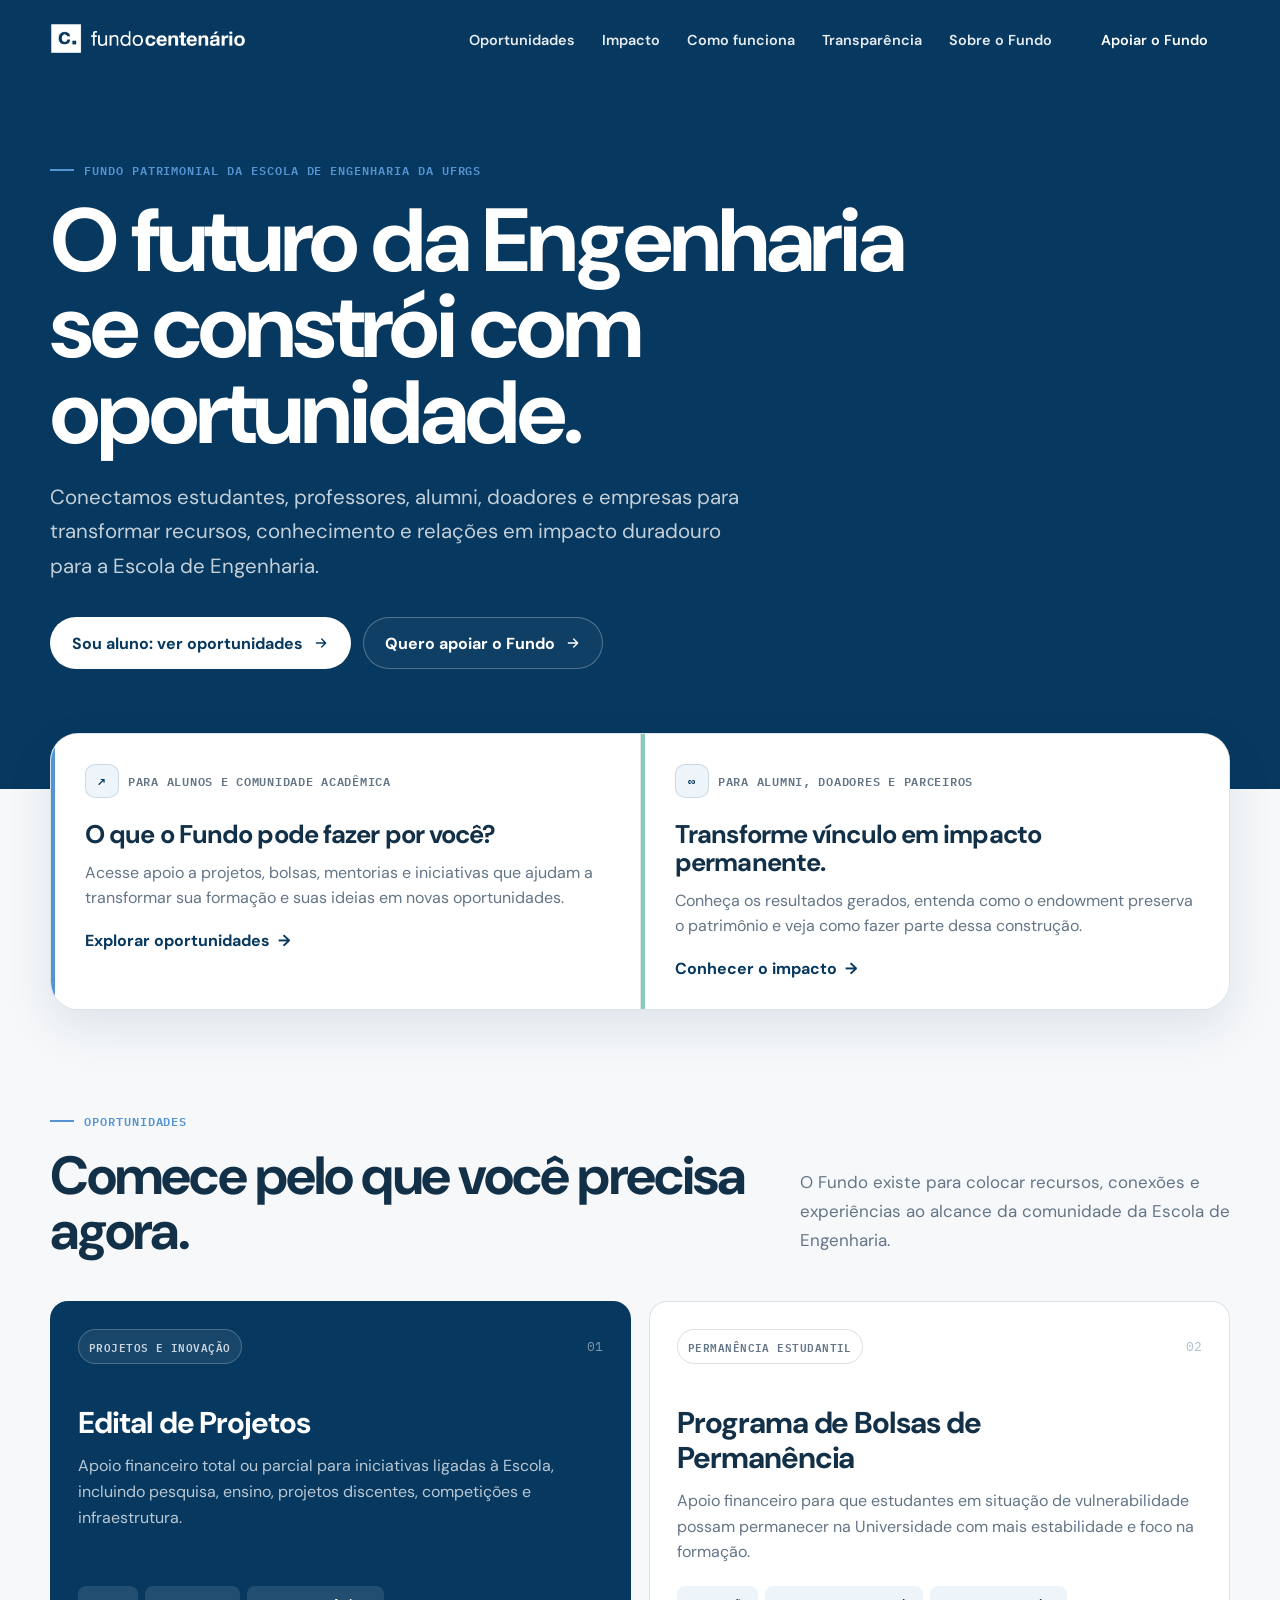
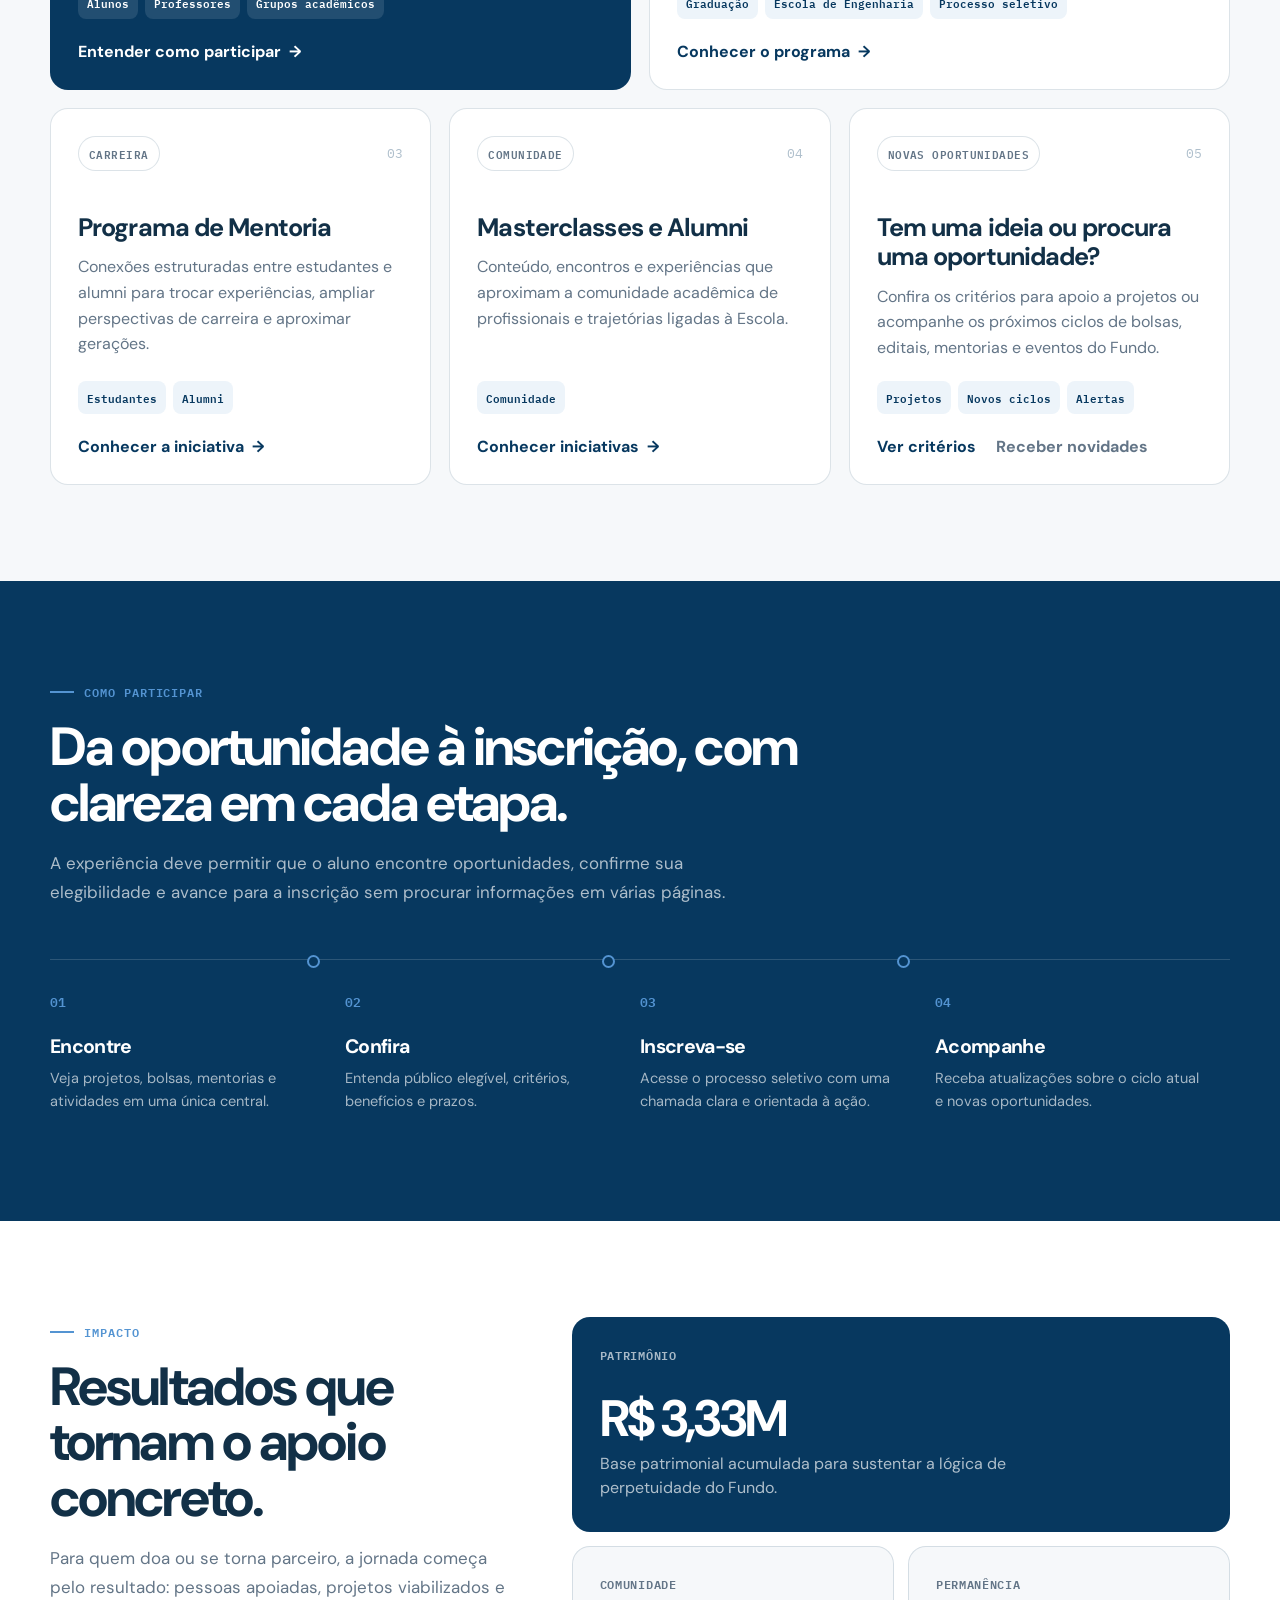
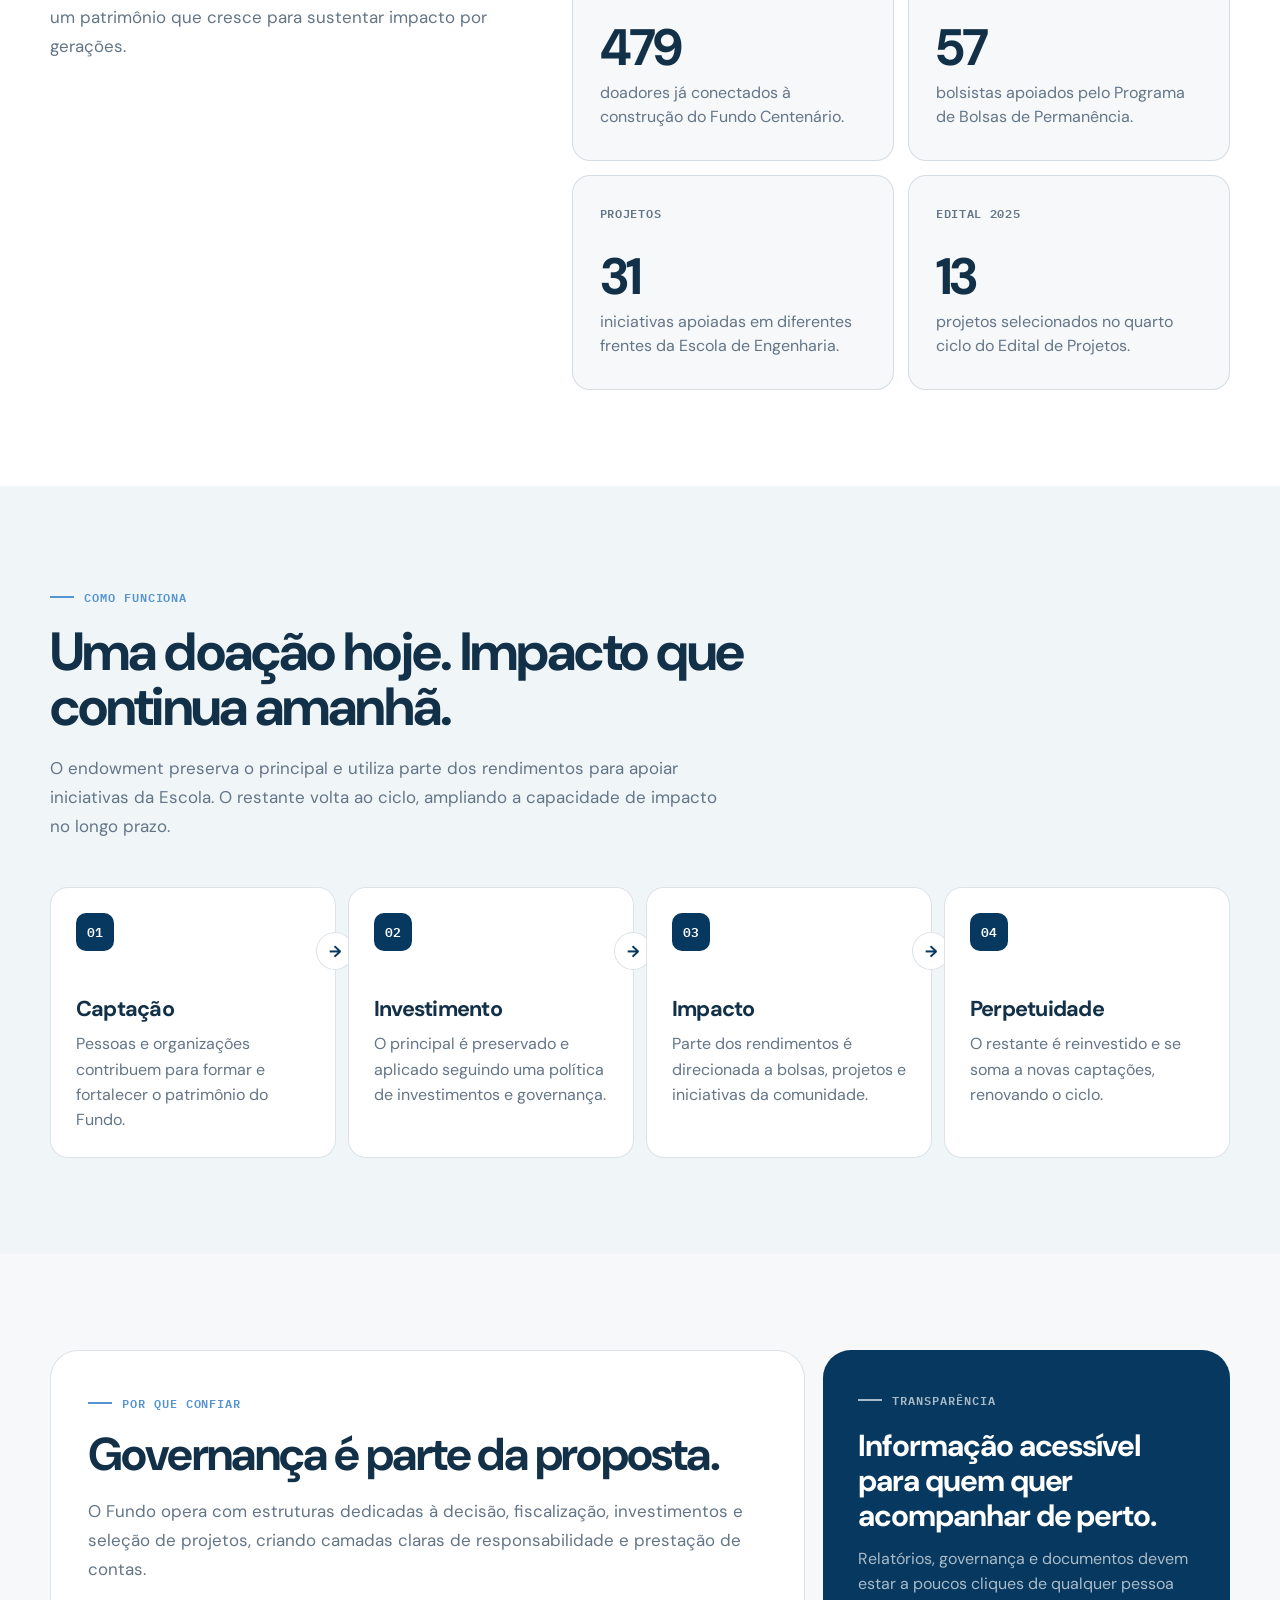
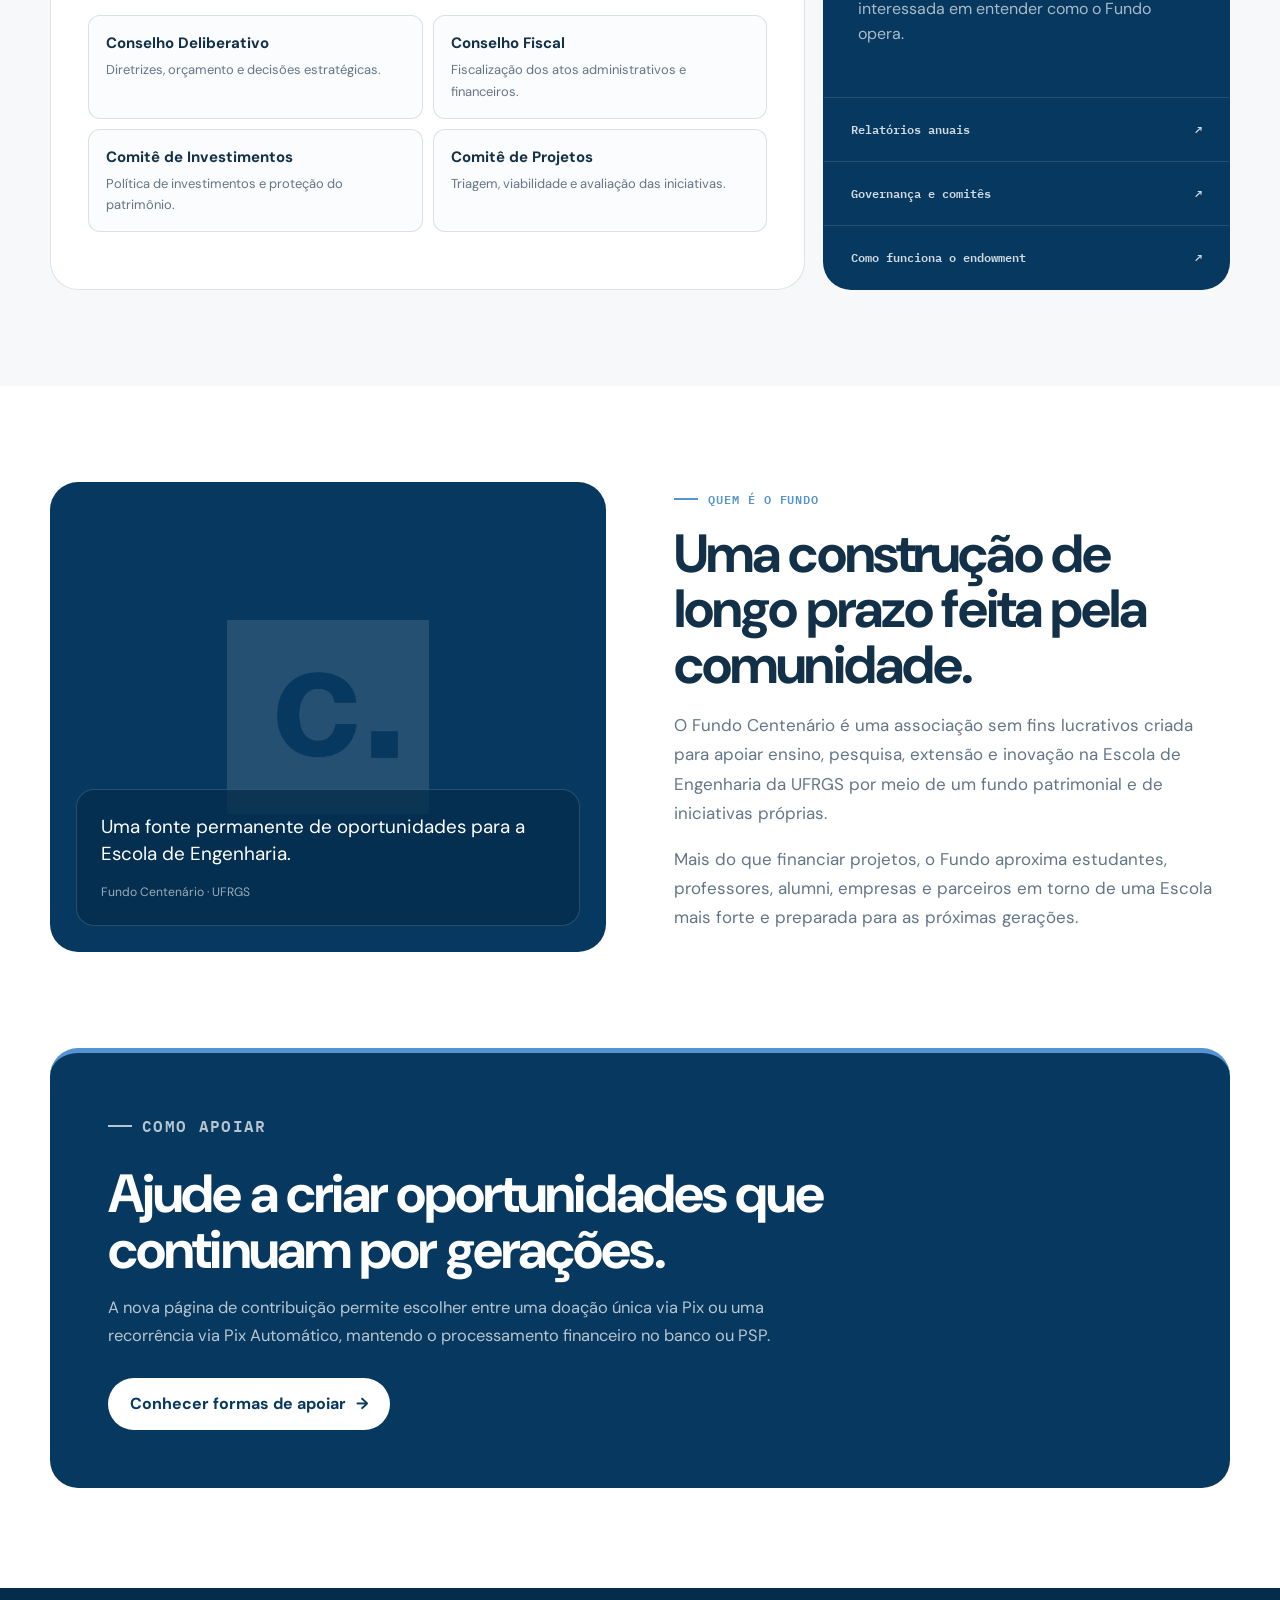
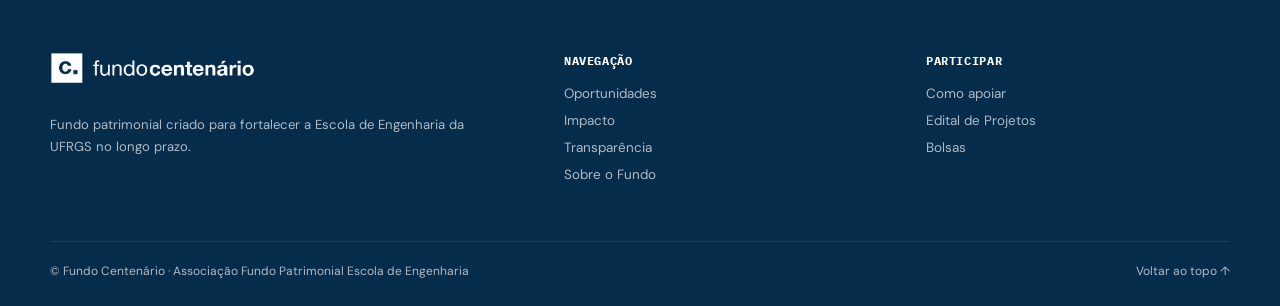
<file: legacy/index.html>
<!doctype html>
<html lang="pt-BR">
<head>
  <meta charset="utf-8" />
  <meta name="viewport" content="width=device-width, initial-scale=1" />
  <meta name="description" content="Fundo Centenário da Escola de Engenharia da UFRGS. Oportunidades para estudantes e uma base permanente de apoio à Escola." />
  <title>Fundo Centenário | Escola de Engenharia UFRGS</title>

  <link rel="preconnect" href="https://fonts.googleapis.com" />
  <link rel="preconnect" href="https://fonts.gstatic.com" crossorigin />
  <link href="https://fonts.googleapis.com/css2?family=DM+Sans:wght@400;500;600;700&family=IBM+Plex+Mono:wght@400;500;600;700&display=swap" rel="stylesheet" />
  <link rel="stylesheet" href="assets/css/site.css" />
  <script defer src="assets/js/site.js"></script>
</head>
<body>
  <header class="site-header" id="siteHeader">
    <div class="container header-inner">
      <a class="brand" href="#inicio" aria-label="Fundo Centenário, início">
        <span class="official-logo-stack">
          <img class="official-logo official-logo-white" src="assets/img/logo-horizontal-branco.png" alt="Fundo Centenário" />
          <img class="official-logo official-logo-blue" src="assets/img/logo-horizontal-azul.png" alt="" aria-hidden="true" />
        </span>
      </a>

      <button class="menu-toggle" id="menuToggle" type="button" aria-label="Abrir menu" aria-expanded="false" aria-controls="mainNav">
        <span></span>
      </button>

      <nav class="nav" id="mainNav" aria-label="Navegação principal">
        <a href="#oportunidades">Oportunidades</a>
        <a href="#impacto">Impacto</a>
        <a href="#como-funciona">Como funciona</a>
        <a href="#transparencia">Transparência</a>
        <a href="#sobre">Sobre o Fundo</a>
        <a class="button button-primary" href="como-apoiar/">Apoiar o Fundo</a>
      </nav>
    </div>
  </header>

  <main>
    <section class="hero" id="inicio">
      <div class="container hero-inner">
        <p class="eyebrow">Fundo patrimonial da Escola de Engenharia da UFRGS</p>
        <h1>O futuro da Engenharia se constrói com oportunidade.</h1>
        <p class="hero-lead">
          Conectamos estudantes, professores, alumni, doadores e empresas para transformar recursos,
          conhecimento e relações em impacto duradouro para a Escola de Engenharia.
        </p>
        <div class="hero-actions">
          <a class="button button-light" href="#oportunidades">
            Sou aluno: ver oportunidades
            <svg class="arrow" viewBox="0 0 24 24" aria-hidden="true"><path fill="none" stroke="currentColor" stroke-width="2" stroke-linecap="round" stroke-linejoin="round" d="M5 12h14M13 6l6 6-6 6"/></svg>
          </a>
          <a class="button button-outline" href="como-apoiar/">
            Quero apoiar o Fundo
            <svg class="arrow" viewBox="0 0 24 24" aria-hidden="true"><path fill="none" stroke="currentColor" stroke-width="2" stroke-linecap="round" stroke-linejoin="round" d="M5 12h14M13 6l6 6-6 6"/></svg>
          </a>
        </div>
      </div>
    </section>

    <div class="container gateway-wrap">
      <section class="gateway" aria-label="Escolha sua jornada">
        <article class="gateway-card student">
          <div class="gateway-kicker"><span class="gateway-icon" aria-hidden="true">↗</span> Para alunos e comunidade acadêmica</div>
          <h2>O que o Fundo pode fazer por você?</h2>
          <p>Acesse apoio a projetos, bolsas, mentorias e iniciativas que ajudam a transformar sua formação e suas ideias em novas oportunidades.</p>
          <a class="text-link" href="#oportunidades">Explorar oportunidades <span aria-hidden="true">→</span></a>
        </article>

        <article class="gateway-card supporter">
          <div class="gateway-kicker"><span class="gateway-icon" aria-hidden="true">∞</span> Para alumni, doadores e parceiros</div>
          <h2>Transforme vínculo em impacto permanente.</h2>
          <p>Conheça os resultados gerados, entenda como o endowment preserva o patrimônio e veja como fazer parte dessa construção.</p>
          <a class="text-link" href="#impacto">Conhecer o impacto <span aria-hidden="true">→</span></a>
        </article>
      </section>
    </div>

    <section class="section" id="oportunidades">
      <div class="container">
        <div class="section-heading-row reveal">
          <div>
            <p class="eyebrow">Oportunidades</p>
            <h2>Comece pelo que você precisa agora.</h2>
          </div>
          <p class="section-copy">O Fundo existe para colocar recursos, conexões e experiências ao alcance da comunidade da Escola de Engenharia.</p>
        </div>

        <div class="opportunity-grid">
          <article class="opportunity-card large highlight reveal">
            <div class="card-meta"><span class="badge">Projetos e inovação</span><span class="card-index">01</span></div>
            <h3>Edital de Projetos</h3>
            <p>Apoio financeiro total ou parcial para iniciativas ligadas à Escola, incluindo pesquisa, ensino, projetos discentes, competições e infraestrutura.</p>
            <div class="eligibility"><span>Alunos</span><span>Professores</span><span>Grupos acadêmicos</span></div>
            <a class="text-link" href="https://www.fundocentenario.com.br/edital-de-projetos">Entender como participar <span aria-hidden="true">→</span></a>
          </article>

          <article class="opportunity-card large reveal">
            <div class="card-meta"><span class="badge">Permanência estudantil</span><span class="card-index">02</span></div>
            <h3>Programa de Bolsas de Permanência</h3>
            <p>Apoio financeiro para que estudantes em situação de vulnerabilidade possam permanecer na Universidade com mais estabilidade e foco na formação.</p>
            <div class="eligibility"><span>Graduação</span><span>Escola de Engenharia</span><span>Processo seletivo</span></div>
            <a class="text-link" href="https://www.fundocentenario.com.br/programa-bolsa-de-permanencia">Conhecer o programa <span aria-hidden="true">→</span></a>
          </article>

          <article class="opportunity-card small reveal">
            <div class="card-meta"><span class="badge">Carreira</span><span class="card-index">03</span></div>
            <h3>Programa de Mentoria</h3>
            <p>Conexões estruturadas entre estudantes e alumni para trocar experiências, ampliar perspectivas de carreira e aproximar gerações.</p>
            <div class="eligibility"><span>Estudantes</span><span>Alumni</span></div>
            <a class="text-link" href="#sobre">Conhecer a iniciativa <span aria-hidden="true">→</span></a>
          </article>

          <article class="opportunity-card small reveal">
            <div class="card-meta"><span class="badge">Comunidade</span><span class="card-index">04</span></div>
            <h3>Masterclasses e Alumni</h3>
            <p>Conteúdo, encontros e experiências que aproximam a comunidade acadêmica de profissionais e trajetórias ligadas à Escola.</p>
            <div class="eligibility"><span>Comunidade</span></div>
            <a class="text-link" href="#sobre">Conhecer iniciativas <span aria-hidden="true">→</span></a>
          </article>

          <article class="opportunity-card small reveal">
            <div class="card-meta"><span class="badge">Novas oportunidades</span><span class="card-index">05</span></div>
            <h3>Tem uma ideia ou procura uma oportunidade?</h3>
            <p>Confira os critérios para apoio a projetos ou acompanhe os próximos ciclos de bolsas, editais, mentorias e eventos do Fundo.</p>
            <div class="eligibility"><span>Projetos</span><span>Novos ciclos</span><span>Alertas</span></div>
            <div class="card-actions">
              <a class="text-link" href="https://www.fundocentenario.com.br/edital-de-projetos">Ver critérios</a>
              <a class="text-link secondary-link" href="#contato">Receber novidades</a>
            </div>
          </article>
        </div>
      </div>
    </section>

    <section class="section student-flow">
      <div class="container">
        <p class="eyebrow reveal">Como participar</p>
        <h2 class="reveal">Da oportunidade à inscrição, com clareza em cada etapa.</h2>
        <p class="section-copy reveal">A experiência deve permitir que o aluno encontre oportunidades, confirme sua elegibilidade e avance para a inscrição sem procurar informações em várias páginas.</p>
        <div class="steps">
          <article class="step reveal"><span class="step-number">01</span><h3>Encontre</h3><p>Veja projetos, bolsas, mentorias e atividades em uma única central.</p></article>
          <article class="step reveal"><span class="step-number">02</span><h3>Confira</h3><p>Entenda público elegível, critérios, benefícios e prazos.</p></article>
          <article class="step reveal"><span class="step-number">03</span><h3>Inscreva-se</h3><p>Acesse o processo seletivo com uma chamada clara e orientada à ação.</p></article>
          <article class="step reveal"><span class="step-number">04</span><h3>Acompanhe</h3><p>Receba atualizações sobre o ciclo atual e novas oportunidades.</p></article>
        </div>
      </div>
    </section>

    <section class="section impact" id="impacto">
      <div class="container impact-layout">
        <div class="impact-copy reveal">
          <p class="eyebrow">Impacto</p>
          <h2>Resultados que tornam o apoio concreto.</h2>
          <p class="section-copy">Para quem doa ou se torna parceiro, a jornada começa pelo resultado: pessoas apoiadas, projetos viabilizados e um patrimônio que cresce para sustentar impacto por gerações.</p>
        </div>
        <div class="metrics">
          <article class="metric reveal"><span class="metric-label">Patrimônio</span><strong class="count-up" data-count="3.33" data-prefix="R$ " data-suffix="M" data-decimals="2">R$ 0,00M</strong><p>Base patrimonial acumulada para sustentar a lógica de perpetuidade do Fundo.</p></article>
          <article class="metric reveal"><span class="metric-label">Comunidade</span><strong class="count-up" data-count="479" data-decimals="0">0</strong><p>doadores já conectados à construção do Fundo Centenário.</p></article>
          <article class="metric reveal"><span class="metric-label">Permanência</span><strong class="count-up" data-count="57" data-decimals="0">0</strong><p>bolsistas apoiados pelo Programa de Bolsas de Permanência.</p></article>
          <article class="metric reveal"><span class="metric-label">Projetos</span><strong class="count-up" data-count="31" data-decimals="0">0</strong><p>iniciativas apoiadas em diferentes frentes da Escola de Engenharia.</p></article>
          <article class="metric reveal"><span class="metric-label">Edital 2025</span><strong class="count-up" data-count="13" data-decimals="0">0</strong><p>projetos selecionados no quarto ciclo do Edital de Projetos.</p></article>
        </div>
      </div>
    </section>

    <section class="section endowment" id="como-funciona">
      <div class="container">
        <p class="eyebrow reveal">Como funciona</p>
        <h2 class="reveal">Uma doação hoje. Impacto que continua amanhã.</h2>
        <p class="section-copy reveal">O endowment preserva o principal e utiliza parte dos rendimentos para apoiar iniciativas da Escola. O restante volta ao ciclo, ampliando a capacidade de impacto no longo prazo.</p>
        <div class="flow-grid">
          <article class="flow-card reveal"><span class="flow-number">01</span><h3>Captação</h3><p>Pessoas e organizações contribuem para formar e fortalecer o patrimônio do Fundo.</p></article>
          <article class="flow-card reveal"><span class="flow-number">02</span><h3>Investimento</h3><p>O principal é preservado e aplicado seguindo uma política de investimentos e governança.</p></article>
          <article class="flow-card reveal"><span class="flow-number">03</span><h3>Impacto</h3><p>Parte dos rendimentos é direcionada a bolsas, projetos e iniciativas da comunidade.</p></article>
          <article class="flow-card reveal"><span class="flow-number">04</span><h3>Perpetuidade</h3><p>O restante é reinvestido e se soma a novas captações, renovando o ciclo.</p></article>
        </div>
      </div>
    </section>

    <section class="section" id="transparencia">
      <div class="container trust-grid">
        <article class="trust-panel reveal">
          <p class="eyebrow">Por que confiar</p>
          <h2>Governança é parte da proposta.</h2>
          <p class="section-copy">O Fundo opera com estruturas dedicadas à decisão, fiscalização, investimentos e seleção de projetos, criando camadas claras de responsabilidade e prestação de contas.</p>
          <div class="governance-list">
            <div class="governance-item"><strong>Conselho Deliberativo</strong><span>Diretrizes, orçamento e decisões estratégicas.</span></div>
            <div class="governance-item"><strong>Conselho Fiscal</strong><span>Fiscalização dos atos administrativos e financeiros.</span></div>
            <div class="governance-item"><strong>Comitê de Investimentos</strong><span>Política de investimentos e proteção do patrimônio.</span></div>
            <div class="governance-item"><strong>Comitê de Projetos</strong><span>Triagem, viabilidade e avaliação das iniciativas.</span></div>
          </div>
        </article>
        <aside class="document-panel reveal">
          <div class="document-panel-top">
            <p class="eyebrow">Transparência</p>
            <h3>Informação acessível para quem quer acompanhar de perto.</h3>
            <p>Relatórios, governança e documentos devem estar a poucos cliques de qualquer pessoa interessada em entender como o Fundo opera.</p>
          </div>
          <div class="document-links">
            <a href="https://www.fundocentenario.com.br/quem-somos"><span>Relatórios anuais</span><span>↗</span></a>
            <a href="https://www.fundocentenario.com.br/quem-somos"><span>Governança e comitês</span><span>↗</span></a>
            <a href="#como-funciona"><span>Como funciona o endowment</span><span>↗</span></a>
          </div>
        </aside>
      </div>
    </section>

    <section class="section about" id="sobre">
      <div class="container about-layout">
        <div class="about-visual reveal" aria-hidden="true">
          <div class="about-quote"><p>Uma fonte permanente de oportunidades para a Escola de Engenharia.</p><span>Fundo Centenário · UFRGS</span></div>
        </div>
        <div class="reveal">
          <p class="eyebrow">Quem é o Fundo</p>
          <h2>Uma construção de longo prazo feita pela comunidade.</h2>
          <p class="section-copy">O Fundo Centenário é uma associação sem fins lucrativos criada para apoiar ensino, pesquisa, extensão e inovação na Escola de Engenharia da UFRGS por meio de um fundo patrimonial e de iniciativas próprias.</p>
          <p class="section-copy">Mais do que financiar projetos, o Fundo aproxima estudantes, professores, alumni, empresas e parceiros em torno de uma Escola mais forte e preparada para as próximas gerações.</p>
        </div>
      </div>
    </section>

    <section class="support-cta">
      <div class="container">
        <div class="support-box reveal">
          <p class="eyebrow">Como apoiar</p>
          <h2>Ajude a criar oportunidades que continuam por gerações.</h2>
          <p>A nova página de contribuição permite escolher entre uma doação única via Pix ou uma recorrência via Pix Automático, mantendo o processamento financeiro no banco ou PSP.</p>
          <div class="support-actions">
            <a class="button button-light" href="como-apoiar/">Conhecer formas de apoiar <span aria-hidden="true">→</span></a>
          </div>
        </div>
      </div>
    </section>
  </main>

  <footer class="footer" id="contato">
    <div class="container footer-inner">
      <div class="footer-brand">
        <a class="brand" href="#inicio" aria-label="Fundo Centenário, início">
          <span class="official-logo-stack">
            <img class="official-logo official-logo-white" src="assets/img/logo-horizontal-branco.png" alt="Fundo Centenário" />
            <img class="official-logo official-logo-blue" src="assets/img/logo-horizontal-azul.png" alt="" aria-hidden="true" />
          </span>
        </a>
        <p class="footer-note">Fundo patrimonial criado para fortalecer a Escola de Engenharia da UFRGS no longo prazo.</p>
      </div>
      <div class="footer-column"><strong>Navegação</strong><a href="#oportunidades">Oportunidades</a><a href="#impacto">Impacto</a><a href="#transparencia">Transparência</a><a href="#sobre">Sobre o Fundo</a></div>
      <div class="footer-column"><strong>Participar</strong><a href="como-apoiar/">Como apoiar</a><a href="https://www.fundocentenario.com.br/edital-de-projetos">Edital de Projetos</a><a href="https://www.fundocentenario.com.br/programa-bolsa-de-permanencia">Bolsas</a></div>
    </div>
    <div class="container footer-bottom"><span>© Fundo Centenário · Associação Fundo Patrimonial Escola de Engenharia</span><a href="#inicio">Voltar ao topo ↑</a></div>
  </footer>
</body>
</html>
</file>
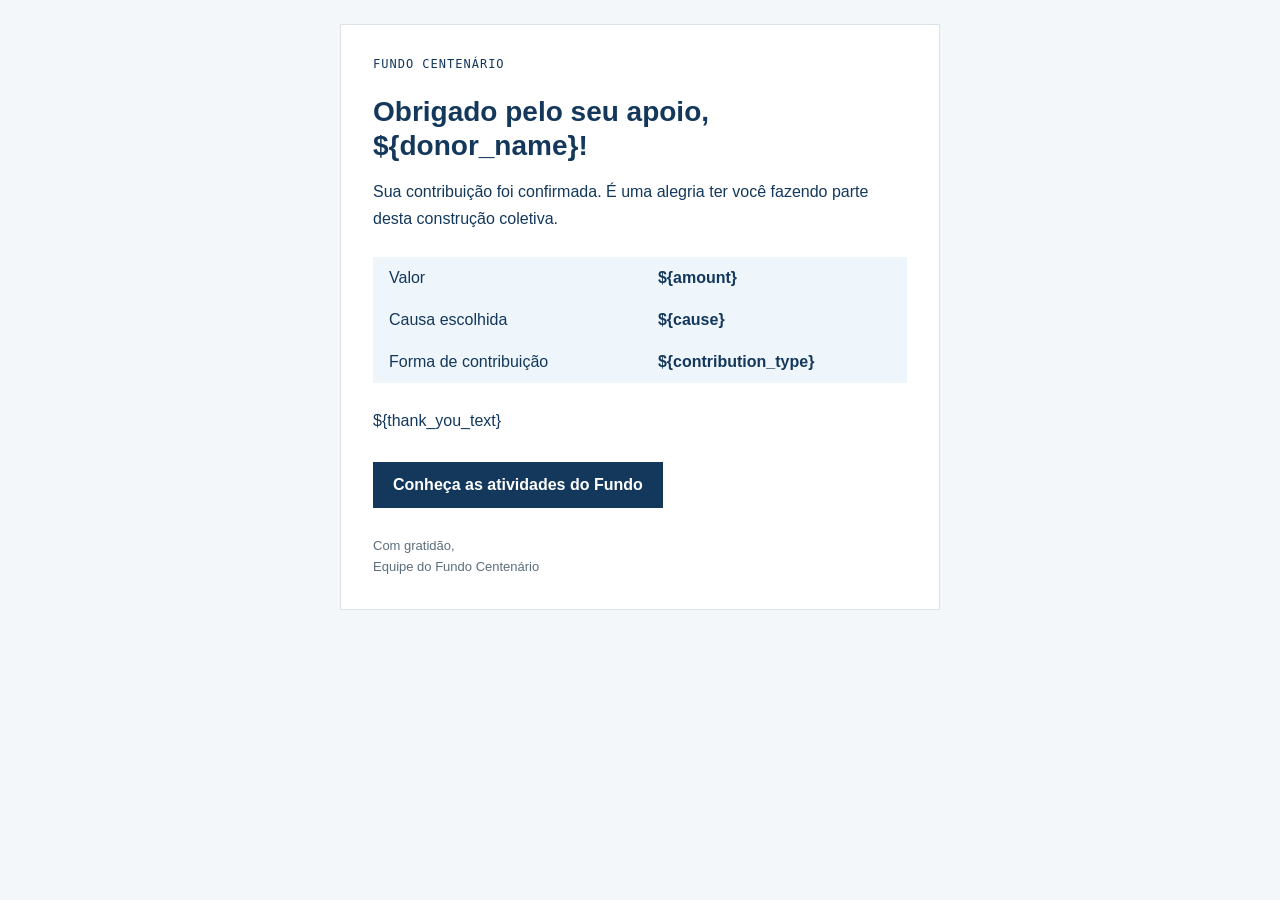
<file: backend/templates/donation_thank_you.html>
<!doctype html>
<html lang="pt-BR">
<head>
  <meta charset="utf-8" />
  <meta name="viewport" content="width=device-width, initial-scale=1" />
  <title>Obrigado por apoiar o Fundo Centenário</title>
</head>
<body style="margin:0;padding:24px 12px;background:#f4f7f9;font-family:'DM Sans',Arial,sans-serif;color:#13385c;">
  <table role="presentation" style="width:100%;max-width:600px;margin:0 auto;border-collapse:collapse;background:#ffffff;border:1px solid #dce4ea;">
    <tr><td style="padding:32px;">
      <p style="margin:0 0 24px;font-family:'IBM Plex Mono',monospace;font-size:12px;letter-spacing:1px;">FUNDO CENTENÁRIO</p>
      <h1 style="margin:0 0 16px;font-size:28px;line-height:1.2;">Obrigado pelo seu apoio, ${donor_name}!</h1>
      <p style="line-height:1.7;">Sua contribuição foi confirmada. É uma alegria ter você fazendo parte desta construção coletiva.</p>
      <table role="presentation" style="width:100%;margin:24px 0;border-collapse:collapse;background:#eef5fb;">
        <tr><td style="padding:12px 16px;">Valor</td><td style="padding:12px 16px;font-weight:bold;">${amount}</td></tr>
        <tr><td style="padding:12px 16px;">Causa escolhida</td><td style="padding:12px 16px;font-weight:bold;">${cause}</td></tr>
        <tr><td style="padding:12px 16px;">Forma de contribuição</td><td style="padding:12px 16px;font-weight:bold;">${contribution_type}</td></tr>
      </table>
      <p style="line-height:1.7;">${thank_you_text}</p>
      <p style="margin:28px 0;"><a href="${activity_url}" style="display:inline-block;padding:14px 20px;background:#13385c;color:#ffffff;text-decoration:none;font-weight:bold;">Conheça as atividades do Fundo</a></p>
      <p style="margin:24px 0 0;font-size:13px;line-height:1.6;color:#5b6e7e;">Com gratidão,<br>Equipe do Fundo Centenário</p>
    </td></tr>
  </table>
</body>
</html>
</file>
<file: legacy/assets/css/site.css>
:root {
  --brand-blue: #07385f;
  --brand-blue-dark: #052c4b;
  --brand-sky: #5494d2;
  --brand-mint: #84ceb7;
  --brand-gold: #d6b862;
  --brand-violet: #5f5afe;
  --ink: #123047;
  --muted: #637587;
  --paper: #f6f8fa;
  --white: #ffffff;
  --line: rgba(7, 56, 95, 0.14);
  --soft-blue: #edf4fa;
  --soft-mint: #edf8f5;
  --soft-gold: #faf6e8;
  --danger: #9f2d2d;
  --success: #16705c;
  --shadow: 0 18px 46px rgba(7, 56, 95, 0.1);
  --radius-sm: 12px;
  --radius-md: 18px;
  --radius-lg: 28px;
  --container: min(1180px, calc(100vw - 40px));
}

* {
  box-sizing: border-box;
}

html {
  scroll-behavior: smooth;
}

body {
  margin: 0;
  color: var(--ink);
  background: var(--paper);
  font-family: "DM Sans", sans-serif;
  -webkit-font-smoothing: antialiased;
}

body.nav-open {
  overflow: hidden;
}

a {
  color: inherit;
  text-decoration: none;
}

button,
input {
  font: inherit;
}

button {
  color: inherit;
}

img,
svg {
  display: block;
  max-width: 100%;
}

.container {
  width: var(--container);
  margin-inline: auto;
}

.section {
  padding: 96px 0;
}

.section-tight {
  padding: 68px 0;
}

.eyebrow,
.badge,
.metric-label,
.card-index,
.step-number,
.flow-number,
.field-label,
.status-pill,
.micro-label {
  font-family: "IBM Plex Mono", monospace;
}

.eyebrow {
  display: inline-flex;
  align-items: center;
  gap: 10px;
  margin: 0 0 18px;
  color: var(--brand-sky);
  font-size: 0.74rem;
  font-weight: 600;
  letter-spacing: 0.08em;
  text-transform: uppercase;
}

.eyebrow::before {
  content: "";
  width: 24px;
  height: 2px;
  background: currentColor;
}

h1,
h2,
h3,
p {
  margin-top: 0;
}

h1,
h2,
h3 {
  font-family: "DM Sans", sans-serif;
  letter-spacing: -0.035em;
}

h1 {
  max-width: 880px;
  margin-bottom: 24px;
  font-size: clamp(3.15rem, 7vw, 6.4rem);
  line-height: 0.96;
  font-weight: 700;
}

h2 {
  max-width: 820px;
  margin-bottom: 18px;
  font-size: clamp(2.1rem, 4.2vw, 4rem);
  line-height: 1.03;
}

h3 {
  font-size: 1.35rem;
  line-height: 1.16;
}

.section-copy {
  max-width: 690px;
  color: var(--muted);
  font-size: 1.06rem;
  line-height: 1.72;
}

.button {
  display: inline-flex;
  align-items: center;
  justify-content: center;
  gap: 10px;
  min-height: 52px;
  padding: 0 21px;
  border: 1px solid transparent;
  border-radius: 999px;
  cursor: pointer;
  font-weight: 700;
  transition: transform 180ms ease, background 180ms ease, border-color 180ms ease, color 180ms ease, opacity 180ms ease;
}

.button:hover:not(:disabled) {
  transform: translateY(-2px);
}

.button:disabled {
  cursor: not-allowed;
  opacity: 0.48;
}

.button-primary {
  color: var(--white);
  background: var(--brand-blue);
}

.button-primary:hover:not(:disabled) {
  background: var(--brand-blue-dark);
}

.button-light {
  color: var(--brand-blue);
  background: var(--white);
}

.button-outline {
  border-color: rgba(255, 255, 255, 0.28);
  color: var(--white);
  background: rgba(255, 255, 255, 0.04);
}

.button-outline-dark {
  border-color: var(--line);
  color: var(--brand-blue);
  background: var(--white);
}

.button.full {
  width: 100%;
}

.arrow {
  width: 16px;
  height: 16px;
  transition: transform 180ms ease;
}

.button:hover .arrow,
.text-link:hover .arrow {
  transform: translateX(4px);
}

.text-link {
  display: inline-flex;
  align-items: center;
  gap: 8px;
  color: var(--brand-blue);
  font-weight: 700;
}

/* Header */
.site-header {
  position: fixed;
  inset: 0 0 auto 0;
  z-index: 100;
  border-bottom: 1px solid transparent;
  transition: background 180ms ease, border-color 180ms ease, box-shadow 180ms ease;
}

.site-header.scrolled,
.site-header.header-light {
  border-color: var(--line);
  background: rgba(255, 255, 255, 0.96);
  box-shadow: 0 8px 26px rgba(7, 56, 95, 0.06);
  backdrop-filter: blur(18px);
}

.header-inner {
  display: flex;
  align-items: center;
  justify-content: space-between;
  min-height: 80px;
}

.brand {
  display: inline-flex;
  align-items: center;
  line-height: 0;
}

.official-logo-stack {
  position: relative;
  display: block;
  width: 196px;
  height: 34px;
}

.official-logo {
  position: absolute;
  inset: 0 auto auto 0;
  width: 196px;
  height: auto;
  transition: opacity 180ms ease;
}

.official-logo-blue {
  opacity: 0;
}

.site-header.scrolled .official-logo-white,
.site-header.header-light .official-logo-white {
  opacity: 0;
}

.site-header.scrolled .official-logo-blue,
.site-header.header-light .official-logo-blue {
  opacity: 1;
}

.nav {
  display: flex;
  align-items: center;
  gap: 27px;
}

.nav a {
  color: rgba(255, 255, 255, 0.9);
  font-size: 0.9rem;
  font-weight: 600;
}

.site-header.scrolled .nav a:not(.button),
.site-header.header-light .nav a:not(.button) {
  color: var(--brand-blue);
}

.nav a:not(.button) {
  position: relative;
}

.nav a:not(.button)::after {
  content: "";
  position: absolute;
  left: 0;
  bottom: -7px;
  width: 100%;
  height: 2px;
  background: var(--brand-sky);
  transform: scaleX(0);
  transform-origin: left;
  transition: transform 180ms ease;
}

.nav a:not(.button):hover::after {
  transform: scaleX(1);
}

.nav .button {
  color: var(--white);
}

.menu-toggle {
  display: none;
  width: 46px;
  height: 46px;
  border: 1px solid rgba(255, 255, 255, 0.22);
  border-radius: 14px;
  background: rgba(255, 255, 255, 0.08);
  cursor: pointer;
}

.site-header.scrolled .menu-toggle,
.site-header.header-light .menu-toggle {
  border-color: var(--line);
  background: var(--white);
}

.menu-toggle span,
.menu-toggle::before,
.menu-toggle::after {
  content: "";
  display: block;
  width: 20px;
  height: 2px;
  margin: 4px auto;
  background: var(--white);
  transition: 180ms ease;
}

.site-header.scrolled .menu-toggle span,
.site-header.scrolled .menu-toggle::before,
.site-header.scrolled .menu-toggle::after,
.site-header.header-light .menu-toggle span,
.site-header.header-light .menu-toggle::before,
.site-header.header-light .menu-toggle::after {
  background: var(--brand-blue);
}

/* Home hero */
.hero {
  position: relative;
  min-height: 710px;
  overflow: hidden;
  padding: 155px 0 120px;
  color: var(--white);
  background: var(--brand-blue);
}

.hero::before {
  content: "";
  position: absolute;
  inset: 0;
  background: url("../img/padrao-fundo.png") center / cover no-repeat;
  opacity: 0.075;
  pointer-events: none;
}

.hero-inner {
  position: relative;
  z-index: 2;
}

.hero .eyebrow {
  color: var(--brand-sky);
}

.hero-lead {
  max-width: 700px;
  margin-bottom: 34px;
  color: rgba(255, 255, 255, 0.76);
  font-size: clamp(1.08rem, 1.6vw, 1.28rem);
  line-height: 1.68;
}

.hero-actions {
  display: flex;
  flex-wrap: wrap;
  gap: 12px;
}

/* Audience gateway */
.gateway-wrap {
  position: relative;
  z-index: 10;
  margin-top: -56px;
}

.gateway {
  display: grid;
  grid-template-columns: repeat(2, 1fr);
  overflow: hidden;
  border: 1px solid var(--line);
  border-radius: var(--radius-lg);
  background: var(--white);
  box-shadow: var(--shadow);
}

.gateway-card {
  position: relative;
  min-height: 220px;
  padding: 30px 34px;
  background: var(--white);
}

.gateway-card + .gateway-card {
  border-left: 1px solid var(--line);
}

.gateway-card::before {
  content: "";
  position: absolute;
  inset: 0 auto 0 0;
  width: 4px;
  background: var(--brand-sky);
}

.gateway-card.supporter::before {
  background: var(--brand-mint);
}

.gateway-kicker {
  display: flex;
  align-items: center;
  gap: 9px;
  margin-bottom: 23px;
  color: var(--muted);
  font-family: "IBM Plex Mono", monospace;
  font-size: 0.76rem;
  font-weight: 600;
  text-transform: uppercase;
  letter-spacing: 0.06em;
}

.gateway-icon {
  display: grid;
  place-items: center;
  width: 34px;
  height: 34px;
  border: 1px solid var(--line);
  border-radius: 10px;
  color: var(--brand-blue);
  background: var(--soft-blue);
}

.gateway-card h2 {
  max-width: 490px;
  margin-bottom: 11px;
  font-size: clamp(1.5rem, 2vw, 1.95rem);
  line-height: 1.08;
}

.gateway-card p {
  max-width: 520px;
  margin-bottom: 19px;
  color: var(--muted);
  line-height: 1.6;
}

/* Opportunities */
.section-heading-row {
  display: flex;
  align-items: end;
  justify-content: space-between;
  gap: 40px;
  margin-bottom: 42px;
}

.section-heading-row h2 {
  margin-bottom: 0;
}

.section-heading-row .section-copy {
  max-width: 430px;
  margin-bottom: 4px;
}

.opportunity-grid {
  display: grid;
  grid-template-columns: repeat(12, 1fr);
  gap: 18px;
}

.opportunity-card {
  display: flex;
  flex-direction: column;
  min-height: 365px;
  padding: 27px;
  border: 1px solid var(--line);
  border-radius: var(--radius-md);
  background: var(--white);
  transition: transform 180ms ease, box-shadow 180ms ease, border-color 180ms ease;
}

.opportunity-card:hover {
  border-color: rgba(84, 148, 210, 0.45);
  box-shadow: 0 14px 34px rgba(7, 56, 95, 0.08);
  transform: translateY(-4px);
}

.opportunity-card.large {
  grid-column: span 6;
}

.opportunity-card.small {
  grid-column: span 4;
}

.opportunity-card.highlight {
  color: var(--white);
  border-color: transparent;
  background: var(--brand-blue);
}

.card-meta {
  display: flex;
  align-items: center;
  justify-content: space-between;
  gap: 14px;
  margin-bottom: 42px;
}

.badge {
  display: inline-flex;
  padding: 7px 10px;
  border: 1px solid var(--line);
  border-radius: 999px;
  color: var(--muted);
  background: rgba(255, 255, 255, 0.76);
  font-size: 0.7rem;
  font-weight: 600;
  letter-spacing: 0.04em;
  text-transform: uppercase;
}

.highlight .badge {
  border-color: rgba(255, 255, 255, 0.22);
  color: rgba(255, 255, 255, 0.77);
  background: rgba(255, 255, 255, 0.07);
}

.card-index {
  color: rgba(7, 56, 95, 0.32);
  font-size: 0.82rem;
}

.highlight .card-index {
  color: rgba(255, 255, 255, 0.48);
}

.opportunity-card h3 {
  max-width: 410px;
  margin-bottom: 12px;
  font-size: clamp(1.5rem, 2.35vw, 2.25rem);
}

.opportunity-card.small h3 {
  font-size: 1.58rem;
}

.opportunity-card p {
  margin-bottom: 21px;
  color: var(--muted);
  line-height: 1.6;
}

.highlight p {
  color: rgba(255, 255, 255, 0.72);
}

.eligibility {
  display: flex;
  flex-wrap: wrap;
  gap: 7px;
  margin: auto 0 22px;
}

.eligibility span {
  padding: 7px 9px;
  border-radius: 8px;
  color: var(--brand-blue);
  background: var(--soft-blue);
  font-family: "IBM Plex Mono", monospace;
  font-size: 0.7rem;
  font-weight: 600;
}

.highlight .eligibility span {
  color: var(--white);
  background: rgba(255, 255, 255, 0.11);
}

.highlight .text-link {
  color: var(--white);
}

.card-actions {
  display: flex;
  flex-wrap: wrap;
  gap: 14px 20px;
}

.secondary-link {
  color: var(--muted);
}

/* Student flow */
.student-flow {
  color: var(--white);
  background: var(--brand-blue);
}

.student-flow .eyebrow {
  color: var(--brand-sky);
}

.student-flow .section-copy {
  color: rgba(255, 255, 255, 0.67);
}

.steps {
  display: grid;
  grid-template-columns: repeat(4, 1fr);
  margin-top: 52px;
  border-top: 1px solid rgba(255, 255, 255, 0.15);
}

.step {
  position: relative;
  padding: 31px 27px 12px 0;
}

.step:not(:last-child)::after {
  content: "";
  position: absolute;
  right: 25px;
  top: -5px;
  width: 9px;
  height: 9px;
  border: 2px solid var(--brand-sky);
  border-radius: 50%;
  background: var(--brand-blue);
}

.step-number {
  display: inline-flex;
  margin-bottom: 23px;
  color: var(--brand-sky);
  font-size: 0.82rem;
  font-weight: 600;
}

.step h3 {
  margin-bottom: 8px;
  color: var(--white);
  font-size: 1.22rem;
}

.step p {
  margin: 0;
  color: rgba(255, 255, 255, 0.64);
  font-size: 0.91rem;
  line-height: 1.58;
}

/* Impact */
.impact {
  background: var(--white);
}

.impact-layout {
  display: grid;
  grid-template-columns: 0.9fr 1.3fr;
  gap: 66px;
  align-items: start;
}

.impact-copy {
  position: sticky;
  top: 118px;
}

.metrics {
  display: grid;
  grid-template-columns: repeat(2, 1fr);
  gap: 14px;
}

.metric {
  min-height: 215px;
  padding: 27px;
  border: 1px solid var(--line);
  border-radius: var(--radius-md);
  background: var(--paper);
}

.metric:first-child {
  grid-column: span 2;
  color: var(--white);
  background: var(--brand-blue);
}

.metric-label {
  display: block;
  margin-bottom: 30px;
  color: var(--muted);
  font-size: 0.72rem;
  font-weight: 600;
  text-transform: uppercase;
  letter-spacing: 0.06em;
}

.metric:first-child .metric-label {
  color: rgba(255, 255, 255, 0.65);
}

.metric strong {
  display: block;
  margin-bottom: 8px;
  font-size: clamp(2.4rem, 4vw, 4.3rem);
  line-height: 0.95;
  letter-spacing: -0.06em;
}

.metric p {
  max-width: 460px;
  margin: 0;
  color: var(--muted);
  line-height: 1.53;
}

.metric:first-child p {
  color: rgba(255, 255, 255, 0.68);
}

/* Endowment */
.endowment {
  background: #f0f5f8;
}

.flow-grid {
  display: grid;
  grid-template-columns: repeat(4, 1fr);
  gap: 12px;
  margin-top: 46px;
}

.flow-card {
  position: relative;
  min-height: 255px;
  padding: 25px;
  border: 1px solid var(--line);
  border-radius: var(--radius-md);
  background: var(--white);
}

.flow-card:not(:last-child)::after {
  content: "→";
  position: absolute;
  z-index: 3;
  right: -19px;
  top: 44px;
  display: grid;
  place-items: center;
  width: 36px;
  height: 36px;
  border: 1px solid var(--line);
  border-radius: 50%;
  color: var(--brand-blue);
  background: var(--white);
  font-weight: 800;
}

.flow-number {
  display: grid;
  place-items: center;
  width: 38px;
  height: 38px;
  margin-bottom: 46px;
  border-radius: 10px;
  color: var(--white);
  background: var(--brand-blue);
  font-size: 0.8rem;
  font-weight: 600;
}

.flow-card h3 {
  margin-bottom: 9px;
}

.flow-card p {
  margin: 0;
  color: var(--muted);
  line-height: 1.58;
}

/* Trust */
.trust-grid {
  display: grid;
  grid-template-columns: 1.3fr 0.7fr;
  gap: 18px;
}

.trust-panel,
.document-panel {
  overflow: hidden;
  border: 1px solid var(--line);
  border-radius: var(--radius-lg);
  background: var(--white);
}

.trust-panel {
  padding: 37px;
}

.trust-panel h2 {
  font-size: clamp(2rem, 3.6vw, 3.45rem);
}

.governance-list {
  display: grid;
  grid-template-columns: repeat(2, 1fr);
  gap: 10px;
  margin-top: 31px;
}

.governance-item {
  padding: 17px;
  border: 1px solid var(--line);
  border-radius: var(--radius-sm);
  background: #fbfcfd;
}

.governance-item strong {
  display: block;
  margin-bottom: 5px;
  font-size: 0.94rem;
}

.governance-item span {
  color: var(--muted);
  font-size: 0.81rem;
  line-height: 1.48;
}

.document-panel {
  display: flex;
  flex-direction: column;
  color: var(--white);
  background: var(--brand-blue);
}

.document-panel-top {
  padding: 34px;
}

.document-panel h3 {
  max-width: 340px;
  margin-bottom: 12px;
  font-size: 1.9rem;
}

.document-panel p {
  color: rgba(255, 255, 255, 0.66);
  line-height: 1.58;
}

.document-links {
  margin-top: auto;
}

.document-links a {
  display: flex;
  align-items: center;
  justify-content: space-between;
  min-height: 64px;
  padding: 0 27px;
  border-top: 1px solid rgba(255, 255, 255, 0.12);
  color: rgba(255, 255, 255, 0.82);
  font-family: "IBM Plex Mono", monospace;
  font-size: 0.78rem;
  font-weight: 600;
}

/* About */
.about {
  background: var(--white);
}

.about-layout {
  display: grid;
  grid-template-columns: 1fr 1fr;
  gap: 68px;
  align-items: center;
}

.about-visual {
  position: relative;
  min-height: 470px;
  overflow: hidden;
  border-radius: var(--radius-lg);
  background: var(--brand-blue);
}

.about-visual::before {
  content: "";
  position: absolute;
  inset: 42px;
  background: url("../img/simbolo-branco.png") center / min(44%, 230px) no-repeat;
  opacity: 0.12;
}

.about-quote {
  position: absolute;
  inset: auto 26px 26px 26px;
  padding: 24px;
  border: 1px solid rgba(255, 255, 255, 0.15);
  border-radius: var(--radius-md);
  color: var(--white);
  background: rgba(5, 44, 75, 0.75);
}

.about-quote p {
  margin-bottom: 12px;
  font-size: 1.18rem;
  line-height: 1.43;
}

.about-quote span {
  color: rgba(255, 255, 255, 0.6);
  font-size: 0.76rem;
}

/* CTA */
.support-cta {
  padding: 0 0 100px;
  background: var(--white);
}

.support-box {
  padding: 58px;
  border-top: 5px solid var(--brand-sky);
  border-radius: var(--radius-lg);
  color: var(--white);
  background: var(--brand-blue);
}

.support-box h2 {
  max-width: 810px;
  margin-bottom: 16px;
}

.support-box p {
  max-width: 680px;
  margin-bottom: 28px;
  color: rgba(255, 255, 255, 0.71);
  font-size: 1.03rem;
  line-height: 1.68;
}

.support-actions {
  display: flex;
  flex-wrap: wrap;
  gap: 12px;
}

/* Donation page */
.donation-hero {
  padding: 142px 0 68px;
  background: var(--white);
}

.donation-hero h1 {
  max-width: 870px;
  color: var(--brand-blue);
  font-size: clamp(3rem, 6vw, 5.5rem);
}

.donation-hero .section-copy {
  font-size: 1.12rem;
}

.donation-main {
  padding: 0 0 98px;
  background: var(--white);
}

.donation-layout {
  display: grid;
  grid-template-columns: minmax(0, 1.18fr) minmax(310px, 0.82fr);
  gap: 24px;
  align-items: start;
}

.donation-panel,
.donation-aside {
  border: 1px solid var(--line);
  border-radius: var(--radius-lg);
  background: var(--white);
}

.donation-panel {
  overflow: hidden;
}

.donation-tabs {
  display: grid;
  grid-template-columns: repeat(2, 1fr);
  border-bottom: 1px solid var(--line);
}

.donation-tab {
  min-height: 68px;
  padding: 0 22px;
  border: 0;
  color: var(--muted);
  background: var(--paper);
  cursor: pointer;
  font-family: "IBM Plex Mono", monospace;
  font-size: 0.82rem;
  font-weight: 600;
  text-align: left;
}

.donation-tab + .donation-tab {
  border-left: 1px solid var(--line);
}

.donation-tab.active {
  color: var(--brand-blue);
  background: var(--white);
  box-shadow: inset 0 -3px 0 var(--brand-sky);
}

.donation-tab-panel {
  padding: 32px;
}

.donation-tab-panel[hidden] {
  display: none;
}

.donation-tab-panel h2 {
  margin-bottom: 11px;
  font-size: clamp(1.85rem, 3vw, 2.7rem);
}

.donation-tab-panel > p {
  max-width: 650px;
  color: var(--muted);
  line-height: 1.62;
}

.donation-form-grid {
  display: grid;
  grid-template-columns: 1fr;
  gap: 24px;
  margin-top: 28px;
}

.field-group {
  display: grid;
  gap: 10px;
}

.field-label {
  color: var(--brand-blue);
  font-size: 0.76rem;
  font-weight: 600;
  letter-spacing: 0.04em;
  text-transform: uppercase;
}

.amount-options {
  display: grid;
  grid-template-columns: repeat(4, 1fr);
  gap: 9px;
}

.amount-button {
  min-height: 50px;
  border: 1px solid var(--line);
  border-radius: 12px;
  color: var(--brand-blue);
  background: var(--white);
  cursor: pointer;
  font-weight: 700;
  transition: 160ms ease;
}

.amount-button:hover,
.amount-button.active {
  border-color: var(--brand-sky);
  background: var(--soft-blue);
}

.custom-amount-wrap {
  display: grid;
  grid-template-columns: auto 1fr;
  align-items: center;
  min-height: 52px;
  overflow: hidden;
  border: 1px solid var(--line);
  border-radius: 12px;
  background: var(--white);
}

.custom-amount-prefix {
  padding-left: 16px;
  color: var(--muted);
  font-weight: 700;
}

.custom-amount {
  width: 100%;
  min-height: 50px;
  padding: 0 16px 0 8px;
  border: 0;
  outline: 0;
  color: var(--brand-blue);
  background: transparent;
  font-weight: 700;
}

.qr-result {
  display: grid;
  grid-template-columns: 270px 1fr;
  gap: 28px;
  align-items: center;
  padding: 24px;
  border: 1px solid var(--line);
  border-radius: var(--radius-md);
  background: var(--paper);
}

.qr-box {
  display: grid;
  place-items: center;
  width: 270px;
  height: 270px;
  padding: 12px;
  border: 1px solid var(--line);
  border-radius: 16px;
  background: var(--white);
}

.qr-box img,
.qr-box svg {
  width: 100%;
  height: 100%;
}

.qr-placeholder {
  max-width: 190px;
  color: var(--muted);
  font-family: "IBM Plex Mono", monospace;
  font-size: 0.74rem;
  line-height: 1.55;
  text-align: center;
}

.qr-details h3 {
  margin-bottom: 8px;
  font-size: 1.55rem;
}

.qr-details p {
  color: var(--muted);
  line-height: 1.58;
}

.pix-code-wrap {
  display: grid;
  gap: 9px;
  margin-top: 18px;
}

.pix-code {
  width: 100%;
  min-height: 88px;
  resize: vertical;
  padding: 13px;
  border: 1px solid var(--line);
  border-radius: 10px;
  color: var(--ink);
  background: var(--white);
  font-family: "IBM Plex Mono", monospace;
  font-size: 0.7rem;
  line-height: 1.5;
}

.inline-actions {
  display: flex;
  flex-wrap: wrap;
  gap: 10px;
}

.status-message {
  margin: 0;
  padding: 12px 14px;
  border-radius: 10px;
  color: var(--muted);
  background: var(--paper);
  font-size: 0.88rem;
  line-height: 1.5;
}

.status-message.warning {
  color: #765e25;
  background: var(--soft-gold);
}

.status-message.error {
  color: var(--danger);
  background: #fbefef;
}

.status-message.success {
  color: var(--success);
  background: var(--soft-mint);
}

.auto-card {
  margin-top: 28px;
  padding: 26px;
  border: 1px solid var(--line);
  border-radius: var(--radius-md);
  background: var(--paper);
}

.auto-card-header {
  display: flex;
  align-items: start;
  justify-content: space-between;
  gap: 18px;
  margin-bottom: 20px;
}

.auto-card h3 {
  margin-bottom: 8px;
  font-size: 1.55rem;
}

.auto-card p {
  margin-bottom: 0;
  color: var(--muted);
  line-height: 1.58;
}

.status-pill {
  display: inline-flex;
  flex: 0 0 auto;
  padding: 6px 9px;
  border-radius: 999px;
  color: #765e25;
  background: var(--soft-gold);
  font-size: 0.66rem;
  font-weight: 600;
  text-transform: uppercase;
}

.status-pill.ready {
  color: var(--success);
  background: var(--soft-mint);
}

.donation-aside {
  position: sticky;
  top: 104px;
  padding: 27px;
  background: var(--brand-blue);
  color: var(--white);
}

.donation-aside .eyebrow {
  color: var(--brand-sky);
}

.donation-aside h2 {
  margin-bottom: 14px;
  font-size: 2rem;
}

.donation-aside > p {
  color: rgba(255, 255, 255, 0.7);
  line-height: 1.58;
}

.security-list {
  display: grid;
  gap: 13px;
  margin: 27px 0 0;
  padding: 0;
  list-style: none;
}

.security-list li {
  display: grid;
  grid-template-columns: 28px 1fr;
  gap: 11px;
  align-items: start;
  color: rgba(255, 255, 255, 0.74);
  font-size: 0.9rem;
  line-height: 1.5;
}

.security-list span:first-child {
  display: grid;
  place-items: center;
  width: 28px;
  height: 28px;
  border: 1px solid rgba(255, 255, 255, 0.18);
  border-radius: 8px;
  color: var(--brand-sky);
  font-family: "IBM Plex Mono", monospace;
  font-size: 0.74rem;
}

.receiver-check {
  margin-top: 26px;
  padding-top: 22px;
  border-top: 1px solid rgba(255, 255, 255, 0.14);
}

.receiver-check strong {
  display: block;
  margin: 6px 0 4px;
  font-size: 0.96rem;
}

.receiver-check p {
  margin: 0;
  color: rgba(255, 255, 255, 0.6);
  font-size: 0.8rem;
  line-height: 1.5;
}

.donation-note-section {
  padding: 72px 0;
  background: #f0f5f8;
}

.note-grid {
  display: grid;
  grid-template-columns: repeat(3, 1fr);
  gap: 14px;
}

.note-card {
  padding: 24px;
  border: 1px solid var(--line);
  border-radius: var(--radius-md);
  background: var(--white);
}

.note-card .micro-label {
  display: block;
  margin-bottom: 18px;
  color: var(--brand-sky);
  font-size: 0.7rem;
  font-weight: 600;
  text-transform: uppercase;
}

.note-card h3 {
  margin-bottom: 8px;
}

.note-card p {
  margin: 0;
  color: var(--muted);
  line-height: 1.56;
}


.utility-mt-28 {
  margin-top: 28px;
}

.utility-mt-12 {
  margin-top: 12px;
}

.text-sky {
  color: var(--brand-sky) !important;
}

/* Footer */
.footer {
  color: rgba(255, 255, 255, 0.68);
  background: var(--brand-blue-dark);
}

.footer-inner {
  display: grid;
  grid-template-columns: 1.2fr 0.8fr 0.8fr;
  gap: 58px;
  padding: 64px 0 48px;
}

.footer .official-logo-stack {
  width: 205px;
  height: 36px;
}

.footer .official-logo {
  width: 205px;
}

.footer .official-logo-white {
  opacity: 1;
}

.footer .official-logo-blue {
  opacity: 0;
}

.footer-note {
  max-width: 440px;
  margin-top: 21px;
  font-size: 0.82rem;
  line-height: 1.68;
}

.footer-column strong {
  display: block;
  margin-bottom: 17px;
  color: var(--white);
  font-family: "IBM Plex Mono", monospace;
  font-size: 0.77rem;
  text-transform: uppercase;
  letter-spacing: 0.05em;
}

.footer-column a {
  display: block;
  width: fit-content;
  margin: 10px 0;
  font-size: 0.84rem;
}

.footer-column a:hover {
  color: var(--brand-sky);
}

.footer-bottom {
  display: flex;
  align-items: center;
  justify-content: space-between;
  gap: 20px;
  padding: 21px 0 27px;
  border-top: 1px solid rgba(255, 255, 255, 0.09);
  font-size: 0.75rem;
}

/* Reveal */
.reveal {
  opacity: 0;
  transform: translateY(20px);
  transition: opacity 620ms ease, transform 620ms ease;
}

.reveal.visible {
  opacity: 1;
  transform: translateY(0);
}

@media (prefers-reduced-motion: reduce) {
  html {
    scroll-behavior: auto;
  }

  *,
  *::before,
  *::after {
    transition-duration: 0.01ms !important;
    animation-duration: 0.01ms !important;
    animation-iteration-count: 1 !important;
  }

  .reveal {
    opacity: 1;
    transform: none;
  }
}

@media (max-width: 1080px) {
  .nav {
    gap: 18px;
  }

  .impact-layout {
    grid-template-columns: 1fr;
  }

  .impact-copy {
    position: static;
  }

  .trust-grid {
    grid-template-columns: 1fr;
  }

  .donation-layout {
    grid-template-columns: 1fr;
  }

  .donation-aside {
    position: static;
  }
}

@media (max-width: 900px) {
  .menu-toggle {
    display: block;
  }

  .nav {
    position: fixed;
    inset: 80px 20px auto 20px;
    display: none;
    flex-direction: column;
    align-items: stretch;
    gap: 0;
    overflow: hidden;
    padding: 12px;
    border: 1px solid var(--line);
    border-radius: var(--radius-md);
    background: rgba(255, 255, 255, 0.99);
    box-shadow: var(--shadow);
  }

  .nav.open {
    display: flex;
  }

  .site-header .nav.open a:not(.button) {
    padding: 15px 12px;
    color: var(--brand-blue);
  }

  .site-header .nav.open .button {
    margin-top: 8px;
    color: var(--white);
  }

  .gateway {
    grid-template-columns: 1fr;
  }

  .gateway-card + .gateway-card {
    border-top: 1px solid var(--line);
    border-left: 0;
  }

  .section-heading-row {
    display: block;
  }

  .section-heading-row h2 {
    margin-bottom: 17px;
  }

  .opportunity-card.small {
    grid-column: span 6;
  }

  .steps {
    grid-template-columns: repeat(2, 1fr);
  }

  .flow-grid {
    grid-template-columns: repeat(2, 1fr);
  }

  .flow-card:not(:last-child)::after {
    display: none;
  }

  .about-layout {
    grid-template-columns: 1fr;
  }

  .footer-inner {
    grid-template-columns: 1fr 1fr;
  }

  .footer-brand {
    grid-column: span 2;
  }

  .qr-result {
    grid-template-columns: 1fr;
  }

  .qr-box {
    margin-inline: auto;
  }
}

@media (max-width: 640px) {
  :root {
    --container: min(100% - 28px, 1180px);
  }

  .section {
    padding: 72px 0;
  }

  .official-logo-stack {
    width: 158px;
    height: 28px;
  }

  .official-logo {
    width: 158px;
  }

  .hero {
    min-height: auto;
    padding: 130px 0 118px;
  }

  h1 {
    font-size: clamp(2.9rem, 15vw, 4.5rem);
  }

  .hero-lead {
    font-size: 1.01rem;
  }

  .hero-actions,
  .support-actions,
  .inline-actions {
    align-items: stretch;
    flex-direction: column;
  }

  .hero-actions .button,
  .support-actions .button,
  .inline-actions .button {
    width: 100%;
  }

  .gateway-wrap {
    margin-top: -62px;
  }

  .gateway-card {
    min-height: auto;
    padding: 27px 22px;
  }

  .opportunity-card.large,
  .opportunity-card.small {
    grid-column: span 12;
  }

  .steps {
    grid-template-columns: 1fr;
    border-top: 0;
  }

  .step {
    padding: 24px 0;
    border-top: 1px solid rgba(255, 255, 255, 0.14);
  }

  .step::after {
    display: none;
  }

  .metrics {
    grid-template-columns: 1fr;
  }

  .metric:first-child {
    grid-column: span 1;
  }

  .flow-grid,
  .governance-list,
  .note-grid {
    grid-template-columns: 1fr;
  }

  .trust-panel,
  .document-panel-top,
  .donation-tab-panel {
    padding: 26px;
  }

  .support-box {
    padding: 34px 23px;
  }

  .footer-inner {
    grid-template-columns: 1fr;
    gap: 34px;
  }

  .footer-brand {
    grid-column: span 1;
  }

  .footer-bottom {
    align-items: flex-start;
    flex-direction: column;
  }

  .donation-hero {
    padding-top: 124px;
  }

  .donation-tabs {
    grid-template-columns: 1fr;
  }

  .donation-tab + .donation-tab {
    border-top: 1px solid var(--line);
    border-left: 0;
  }

  .amount-options {
    grid-template-columns: repeat(2, 1fr);
  }

  .qr-box {
    width: min(100%, 270px);
    height: auto;
    aspect-ratio: 1;
  }

  .auto-card-header {
    flex-direction: column;
  }
}
</file>
